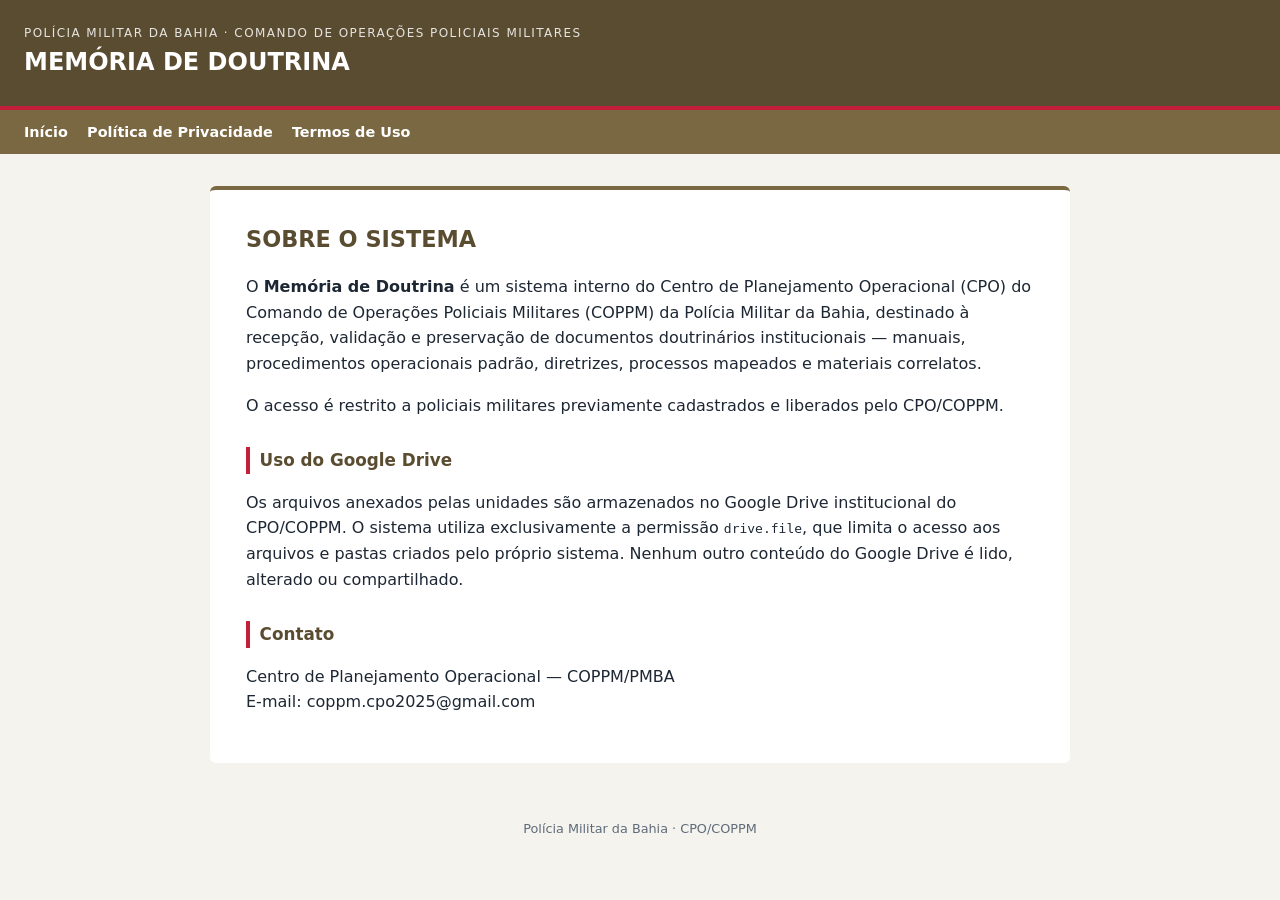
<file: index.html>
<!doctype html>
<html lang="pt-BR">
<head>
<meta charset="utf-8"><meta name="viewport" content="width=device-width, initial-scale=1">
<title>Memória de Doutrina — CPO/COPPM</title>
<link rel="stylesheet" href="estilo.css">
</head>
<body>
<header><small>Polícia Militar da Bahia · Comando de Operações Policiais Militares</small><strong>Memória de Doutrina</strong></header>
<nav><a href="index.html">Início</a><a href="privacidade.html">Política de Privacidade</a><a href="termos.html">Termos de Uso</a></nav>
<main>
<h1>Sobre o sistema</h1>
<p>O <strong>Memória de Doutrina</strong> é um sistema interno do Centro de Planejamento Operacional (CPO) do
Comando de Operações Policiais Militares (COPPM) da Polícia Militar da Bahia, destinado à recepção, validação e
preservação de documentos doutrinários institucionais — manuais, procedimentos operacionais padrão, diretrizes,
processos mapeados e materiais correlatos.</p>
<p>O acesso é restrito a policiais militares previamente cadastrados e liberados pelo CPO/COPPM.</p>
<h2>Uso do Google Drive</h2>
<p>Os arquivos anexados pelas unidades são armazenados no Google Drive institucional do CPO/COPPM. O sistema
utiliza exclusivamente a permissão <code>drive.file</code>, que limita o acesso aos arquivos e pastas criados pelo
próprio sistema. Nenhum outro conteúdo do Google Drive é lido, alterado ou compartilhado.</p>
<h2>Contato</h2>
<p>Centro de Planejamento Operacional — COPPM/PMBA<br>E-mail: coppm.cpo2025@gmail.com</p>
</main>
<footer>Polícia Militar da Bahia · CPO/COPPM</footer>
</body>
</html>
</file>
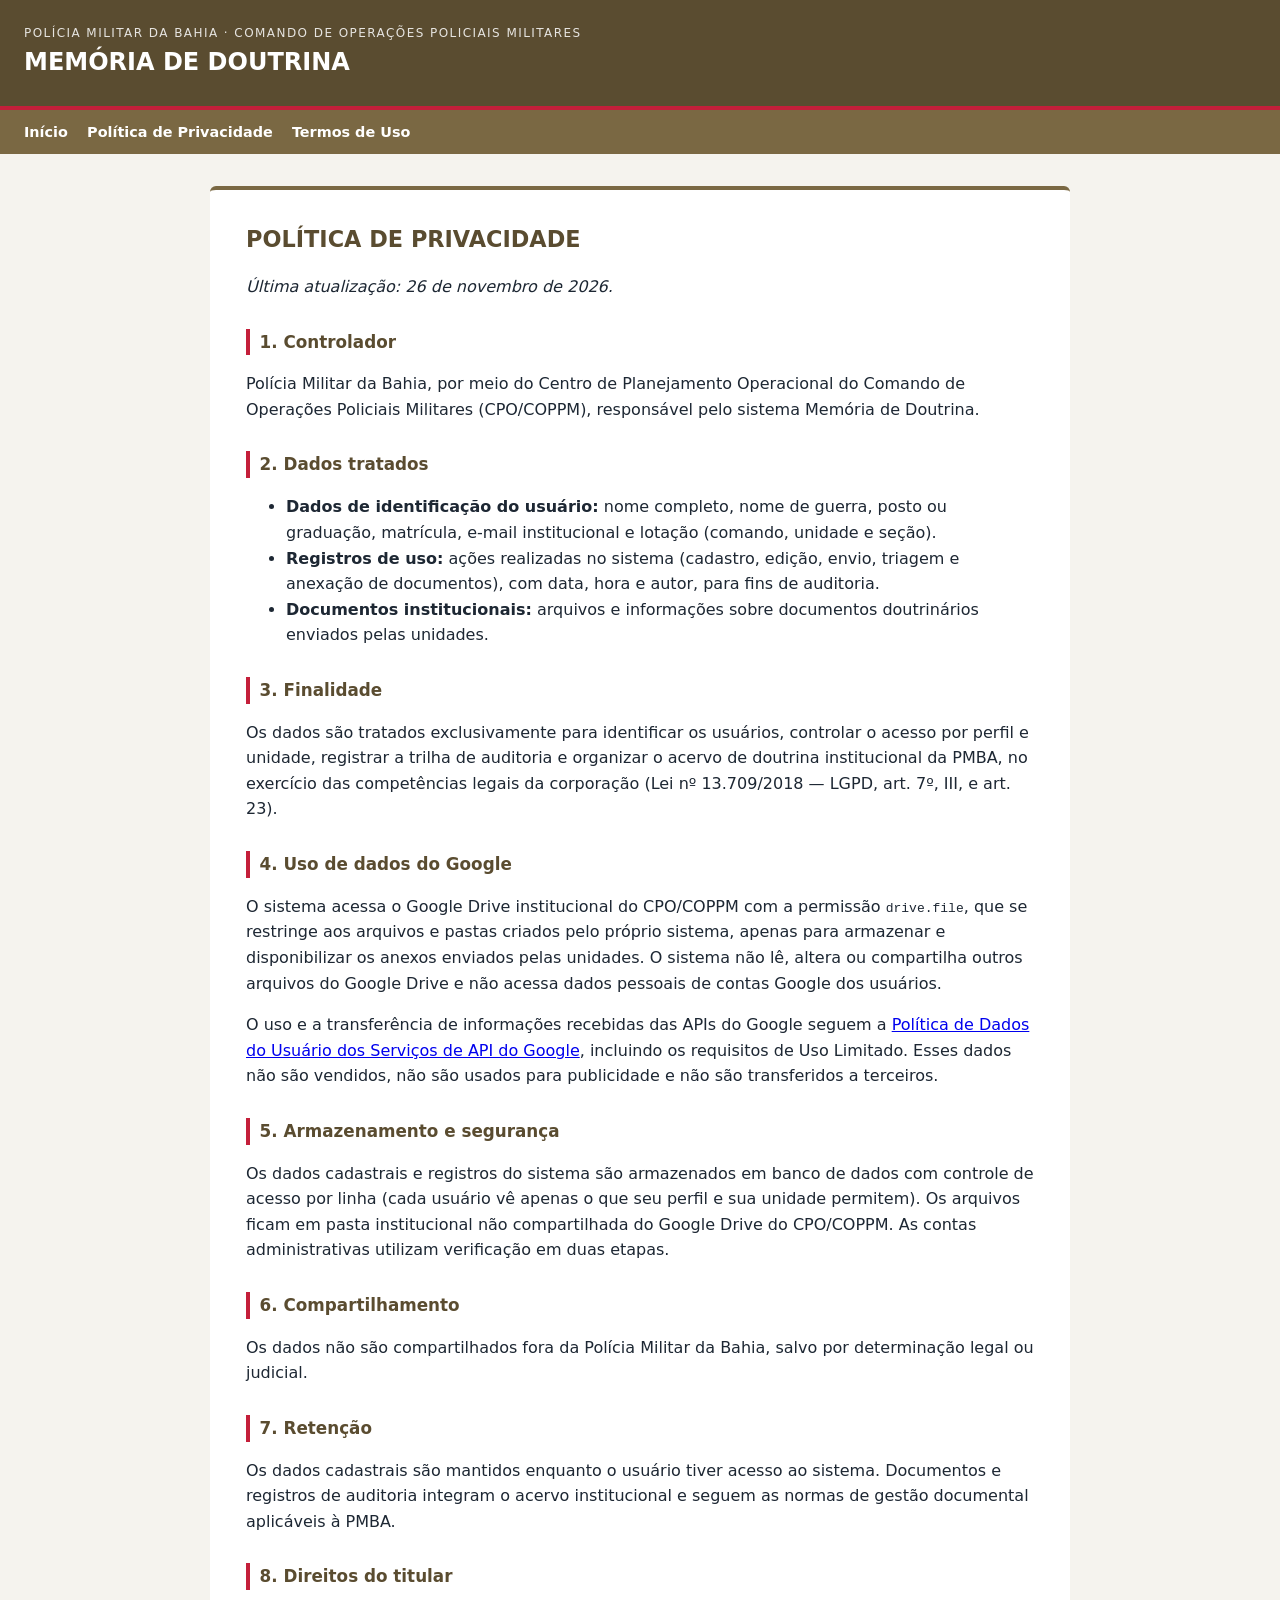
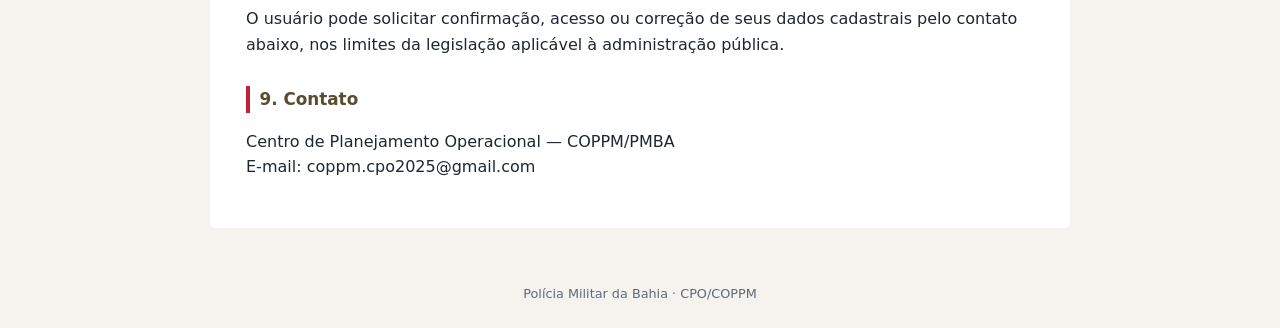
<file: privacidade.html>
<!doctype html>
<html lang="pt-BR">
<head>
<meta charset="utf-8"><meta name="viewport" content="width=device-width, initial-scale=1">
<title>Política de Privacidade — Memória de Doutrina</title>
<link rel="stylesheet" href="estilo.css">
</head>
<body>
<header><small>Polícia Militar da Bahia · Comando de Operações Policiais Militares</small><strong>Memória de Doutrina</strong></header>
<nav><a href="index.html">Início</a><a href="privacidade.html">Política de Privacidade</a><a href="termos.html">Termos de Uso</a></nav>
<main>
<h1>Política de Privacidade</h1>
<p><em>Última atualização: 26 de novembro de 2026.</em></p>

<h2>1. Controlador</h2>
<p>Polícia Militar da Bahia, por meio do Centro de Planejamento Operacional do Comando de Operações Policiais
Militares (CPO/COPPM), responsável pelo sistema Memória de Doutrina.</p>

<h2>2. Dados tratados</h2>
<ul>
<li><strong>Dados de identificação do usuário:</strong> nome completo, nome de guerra, posto ou graduação, matrícula,
e-mail institucional e lotação (comando, unidade e seção).</li>
<li><strong>Registros de uso:</strong> ações realizadas no sistema (cadastro, edição, envio, triagem e anexação de
documentos), com data, hora e autor, para fins de auditoria.</li>
<li><strong>Documentos institucionais:</strong> arquivos e informações sobre documentos doutrinários enviados pelas
unidades.</li>
</ul>

<h2>3. Finalidade</h2>
<p>Os dados são tratados exclusivamente para identificar os usuários, controlar o acesso por perfil e unidade,
registrar a trilha de auditoria e organizar o acervo de doutrina institucional da PMBA, no exercício das
competências legais da corporação (Lei nº 13.709/2018 — LGPD, art. 7º, III, e art. 23).</p>

<h2>4. Uso de dados do Google</h2>
<p>O sistema acessa o Google Drive institucional do CPO/COPPM com a permissão <code>drive.file</code>, que se
restringe aos arquivos e pastas criados pelo próprio sistema, apenas para armazenar e disponibilizar os anexos
enviados pelas unidades. O sistema não lê, altera ou compartilha outros arquivos do Google Drive e não acessa
dados pessoais de contas Google dos usuários.</p>
<p>O uso e a transferência de informações recebidas das APIs do Google seguem a
<a href="https://developers.google.com/terms/api-services-user-data-policy">Política de Dados do Usuário dos
Serviços de API do Google</a>, incluindo os requisitos de Uso Limitado. Esses dados não são vendidos, não são
usados para publicidade e não são transferidos a terceiros.</p>

<h2>5. Armazenamento e segurança</h2>
<p>Os dados cadastrais e registros do sistema são armazenados em banco de dados com controle de acesso por linha
(cada usuário vê apenas o que seu perfil e sua unidade permitem). Os arquivos ficam em pasta institucional
não compartilhada do Google Drive do CPO/COPPM. As contas administrativas utilizam verificação em duas etapas.</p>

<h2>6. Compartilhamento</h2>
<p>Os dados não são compartilhados fora da Polícia Militar da Bahia, salvo por determinação legal ou judicial.</p>

<h2>7. Retenção</h2>
<p>Os dados cadastrais são mantidos enquanto o usuário tiver acesso ao sistema. Documentos e registros de
auditoria integram o acervo institucional e seguem as normas de gestão documental aplicáveis à PMBA.</p>

<h2>8. Direitos do titular</h2>
<p>O usuário pode solicitar confirmação, acesso ou correção de seus dados cadastrais pelo contato abaixo, nos
limites da legislação aplicável à administração pública.</p>

<h2>9. Contato</h2>
<p>Centro de Planejamento Operacional — COPPM/PMBA<br>E-mail: coppm.cpo2025@gmail.com</p>
</main>
<footer>Polícia Militar da Bahia · CPO/COPPM</footer>
</body>
</html>
</file>
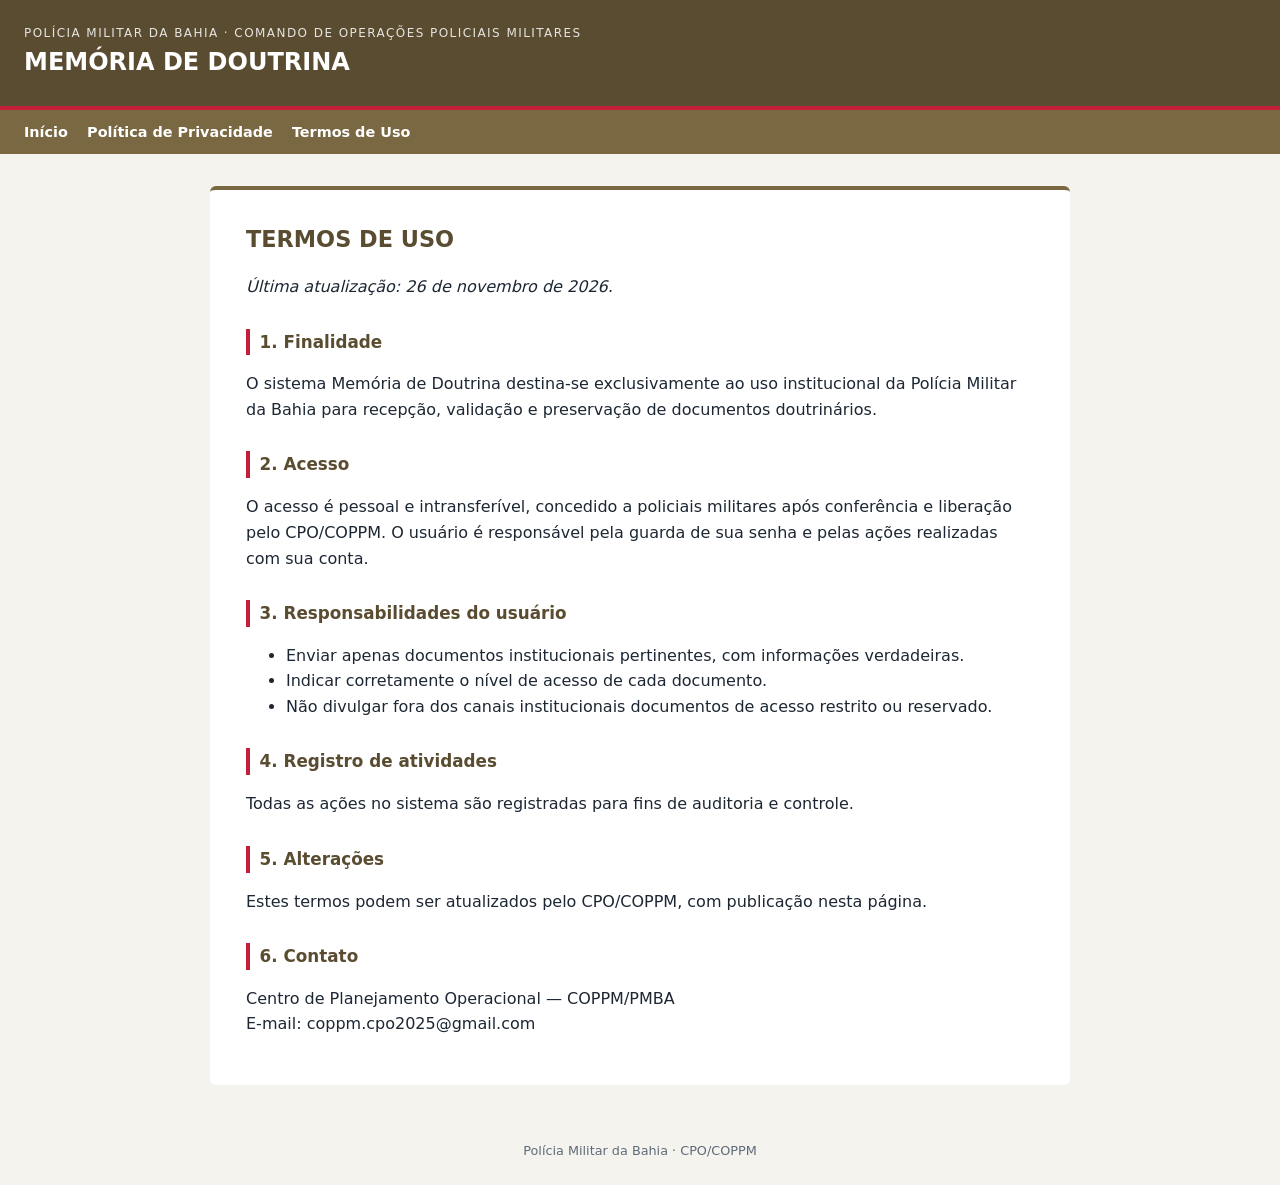
<file: termos.html>
<!doctype html>
<html lang="pt-BR">
<head>
<meta charset="utf-8"><meta name="viewport" content="width=device-width, initial-scale=1">
<title>Termos de Uso — Memória de Doutrina</title>
<link rel="stylesheet" href="estilo.css">
</head>
<body>
<header><small>Polícia Militar da Bahia · Comando de Operações Policiais Militares</small><strong>Memória de Doutrina</strong></header>
<nav><a href="index.html">Início</a><a href="privacidade.html">Política de Privacidade</a><a href="termos.html">Termos de Uso</a></nav>
<main>
<h1>Termos de Uso</h1>
<p><em>Última atualização: 26 de novembro de 2026.</em></p>
<h2>1. Finalidade</h2>
<p>O sistema Memória de Doutrina destina-se exclusivamente ao uso institucional da Polícia Militar da Bahia para
recepção, validação e preservação de documentos doutrinários.</p>
<h2>2. Acesso</h2>
<p>O acesso é pessoal e intransferível, concedido a policiais militares após conferência e liberação pelo CPO/COPPM.
O usuário é responsável pela guarda de sua senha e pelas ações realizadas com sua conta.</p>
<h2>3. Responsabilidades do usuário</h2>
<ul>
<li>Enviar apenas documentos institucionais pertinentes, com informações verdadeiras.</li>
<li>Indicar corretamente o nível de acesso de cada documento.</li>
<li>Não divulgar fora dos canais institucionais documentos de acesso restrito ou reservado.</li>
</ul>
<h2>4. Registro de atividades</h2>
<p>Todas as ações no sistema são registradas para fins de auditoria e controle.</p>
<h2>5. Alterações</h2>
<p>Estes termos podem ser atualizados pelo CPO/COPPM, com publicação nesta página.</p>
<h2>6. Contato</h2>
<p>Centro de Planejamento Operacional — COPPM/PMBA<br>E-mail: coppm.cpo2025@gmail.com</p>
</main>
<footer>Polícia Militar da Bahia · CPO/COPPM</footer>
</body>
</html>
</file>
<file: estilo.css>
:root { --primaria:#7a6843; --escura:#5a4c30; --vermelho:#c41f3a; --fundo:#f5f3ee; --texto:#1d2733; }
* { box-sizing:border-box; }
body { margin:0; font-family:'Segoe UI',system-ui,Roboto,sans-serif; color:var(--texto); background:var(--fundo); line-height:1.6; }
header { background:var(--escura); color:#fff; border-bottom:4px solid var(--vermelho); padding:1.5rem; }
header small { display:block; font-size:.75rem; letter-spacing:.12em; text-transform:uppercase; opacity:.85; }
header strong { font-size:1.5rem; text-transform:uppercase; }
nav { background:var(--primaria); padding:.6rem 1.5rem; }
nav a { color:#fff; margin-right:1.2rem; text-decoration:none; font-weight:600; font-size:.9rem; }
main { max-width:860px; margin:2rem auto; background:#fff; padding:2rem 2.25rem; border-top:4px solid var(--primaria); border-radius:6px; }
h1 { color:var(--escura); text-transform:uppercase; font-size:1.4rem; margin-top:0; }
h2 { color:var(--escura); font-size:1.05rem; margin-top:1.8rem; border-left:4px solid var(--vermelho); padding-left:.6rem; }
footer { text-align:center; font-size:.8rem; color:#5f6b7a; padding:1.5rem; }
</file>
